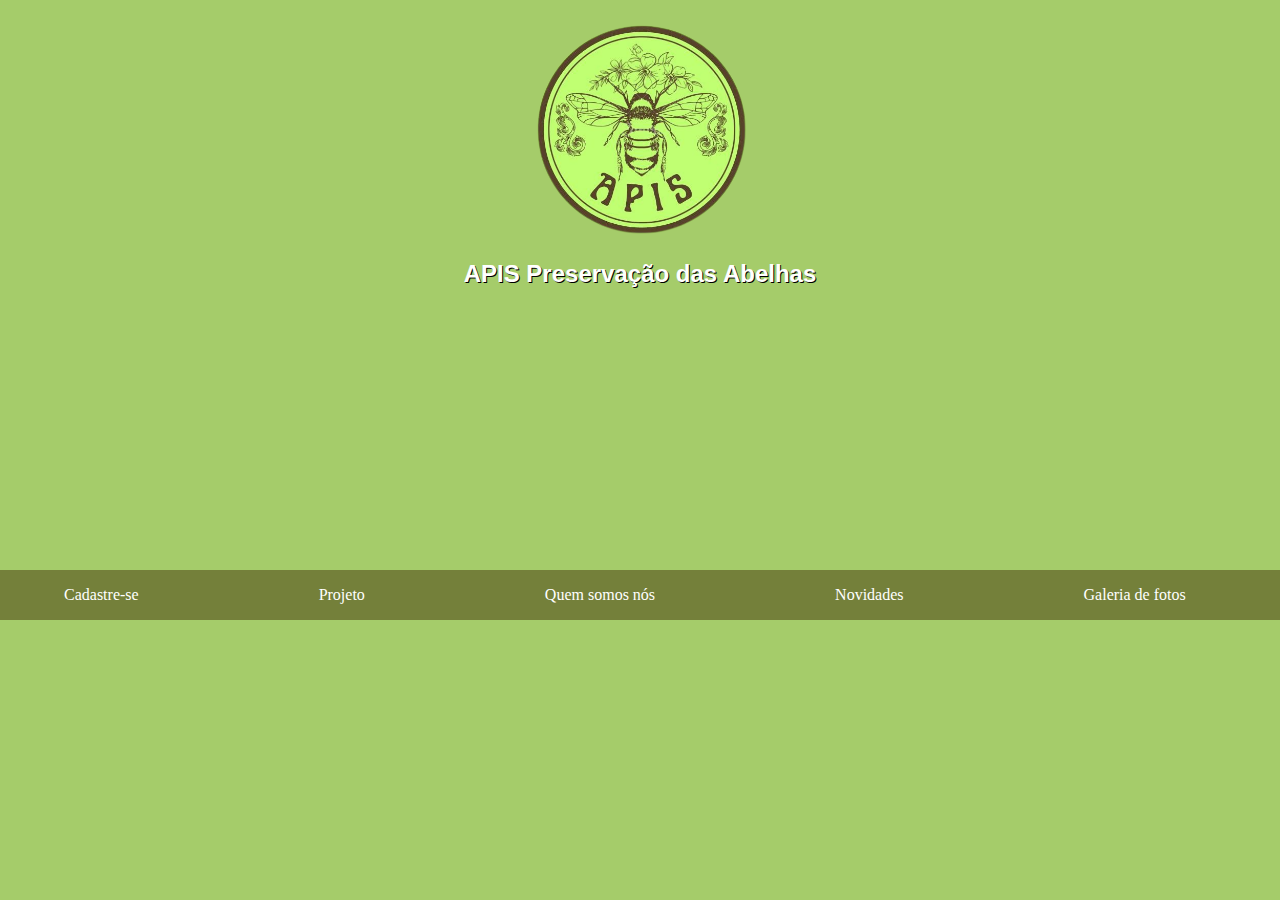
<file: index.html>
<!DOCTYPE html>
<html lang="en">
<head>
    <meta charset="UTF-8">
    <meta name="viewport" content="width=device-width, initial-scale=1.0">
    <title>Apis Sustentabilidade</title>
    <link rel="stylesheet" href="style.css">
    <link rel="icon" href="logo.png">
</head>
<body>
      
    <main>
     <img src="logo.png">
     <h2 class="title">APIS Preservação das Abelhas</h2>
     </main>
     <div class="footer">
        <footer>
            <a class="cadastro" href="index2.html">Cadastre-se</a>
            <a href="index3.html">Projeto</a>
            <a href="index4.html">Quem somos nós</a>
            <a href="index5.html">Novidades</a>
            <a href="index6.html">Galeria de fotos</a>
        </footer>
     </div>
    
</body>
</html>
</file>
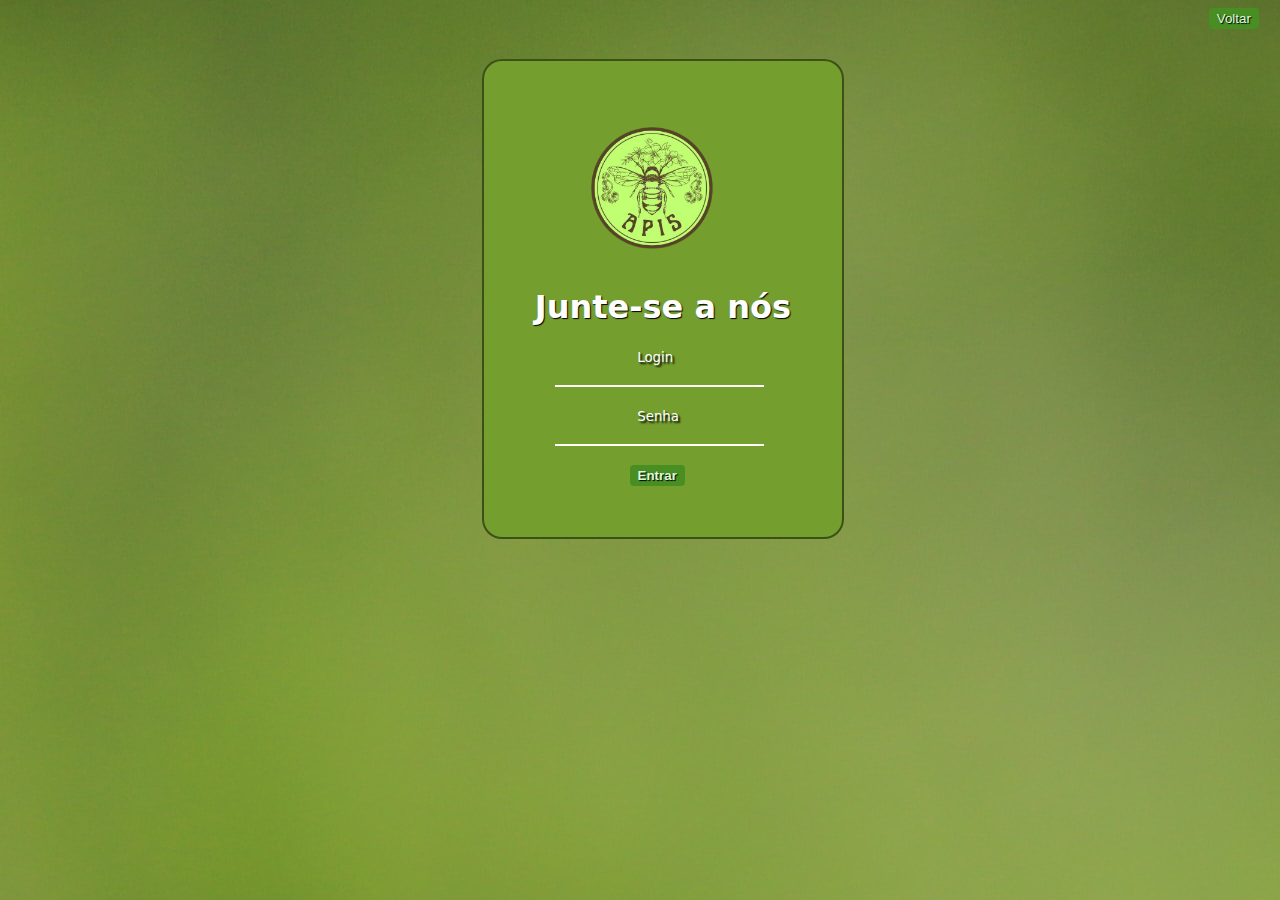
<file: index2.html>
<!DOCTYPE html>
<html lang="en">
<head>
    <meta charset="UTF-8">
    <meta name="viewport" content="width=device-width, initial-scale=1.0">
    <title>Cadastre-se</title>
    <link rel="stylesheet" href="style2.css">
    <link rel="icon" href="logo.png">
</head>
<body>
    <div class="tela_de_login">
        <img class="logo" src="logo.png">
    <h1 class="titulo">Junte-se a nós</h1>
    <form>
    <label for="login">Login</label>
    <input type="text" name="login">
    <br><br>
    <label for="login">Senha</label>
    <input type="password" name="senha">
    <br><br>
    <button class="entrar" type="submit" name="logar"><strong>Entrar</button>
        </form>
    </div>
    <hiden img src="MicrosoftTeams-image.png" class="fundo">
   
            <button class="button" onclick="history.back(-1)">Voltar</button>
    
    

    
</body>
</html>
</file>
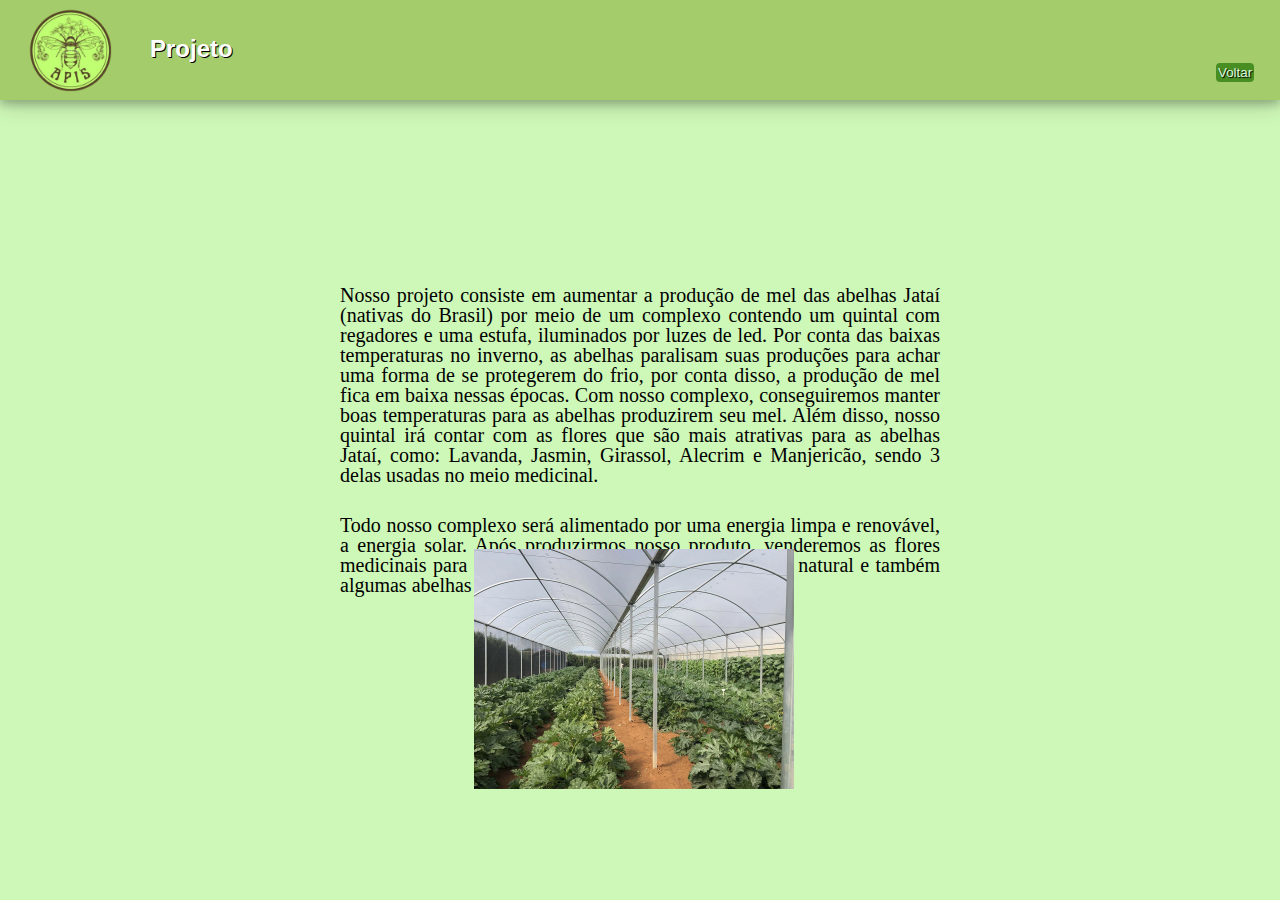
<file: index3.html>
<!DOCTYPE html>
<html lang="en">
<head>
    <meta charset="UTF-8">
    <meta name="viewport" content="width=device-width, initial-scale=1.0">
    <title>Projeto</title>
    <link rel="stylesheet" href="style3.css">
    <link rel="logo" href="logo.png">
</head>
<body>
    <header>
        <div class="logo">
        <img src="logo.png" alt="logo">
        </div>
        <div class="title">
            <h2>Projeto</h2>
        </div>
        <div class="box">
            <div class="Texto">
                 <p>
                    Nosso projeto consiste em aumentar a produção de mel das abelhas Jataí (nativas do Brasil) por meio de
                    um complexo contendo um quintal com regadores e uma estufa, iluminados por luzes de led.
                    Por conta das baixas temperaturas no inverno, as abelhas paralisam suas produções para achar uma
                    forma de se protegerem do frio, por conta disso, a produção de mel fica em baixa nessas épocas.
                    Com nosso complexo, conseguiremos manter boas temperaturas para as abelhas produzirem seu mel.
                    Além disso, nosso quintal irá contar com as flores que são mais atrativas para as abelhas Jataí, como:
                    Lavanda, Jasmin, Girassol, Alecrim e Manjericão, sendo 3 delas usadas no meio medicinal.
                </p>

                 <p>
                    Todo nosso complexo será alimentado por uma energia limpa e renovável, a energia solar.
                    Após produzirmos nosso produto, venderemos as flores medicinais para esses fins, venderemos o mel de forma
                    natural e também algumas abelhas para pequenos apicultores.  
                </p>

                 <p class="subtitle"><strong>Exemplo de uma estufa:</strong></p>
            </div>
           </div> 
                
           <img class="estufa" src="estufa.jpeg" alt="estufa">
        <div class="button">
            <button onclick="history.back(-1)">Voltar</button>
        </div>

    </header>
</body>
</html>
</file>
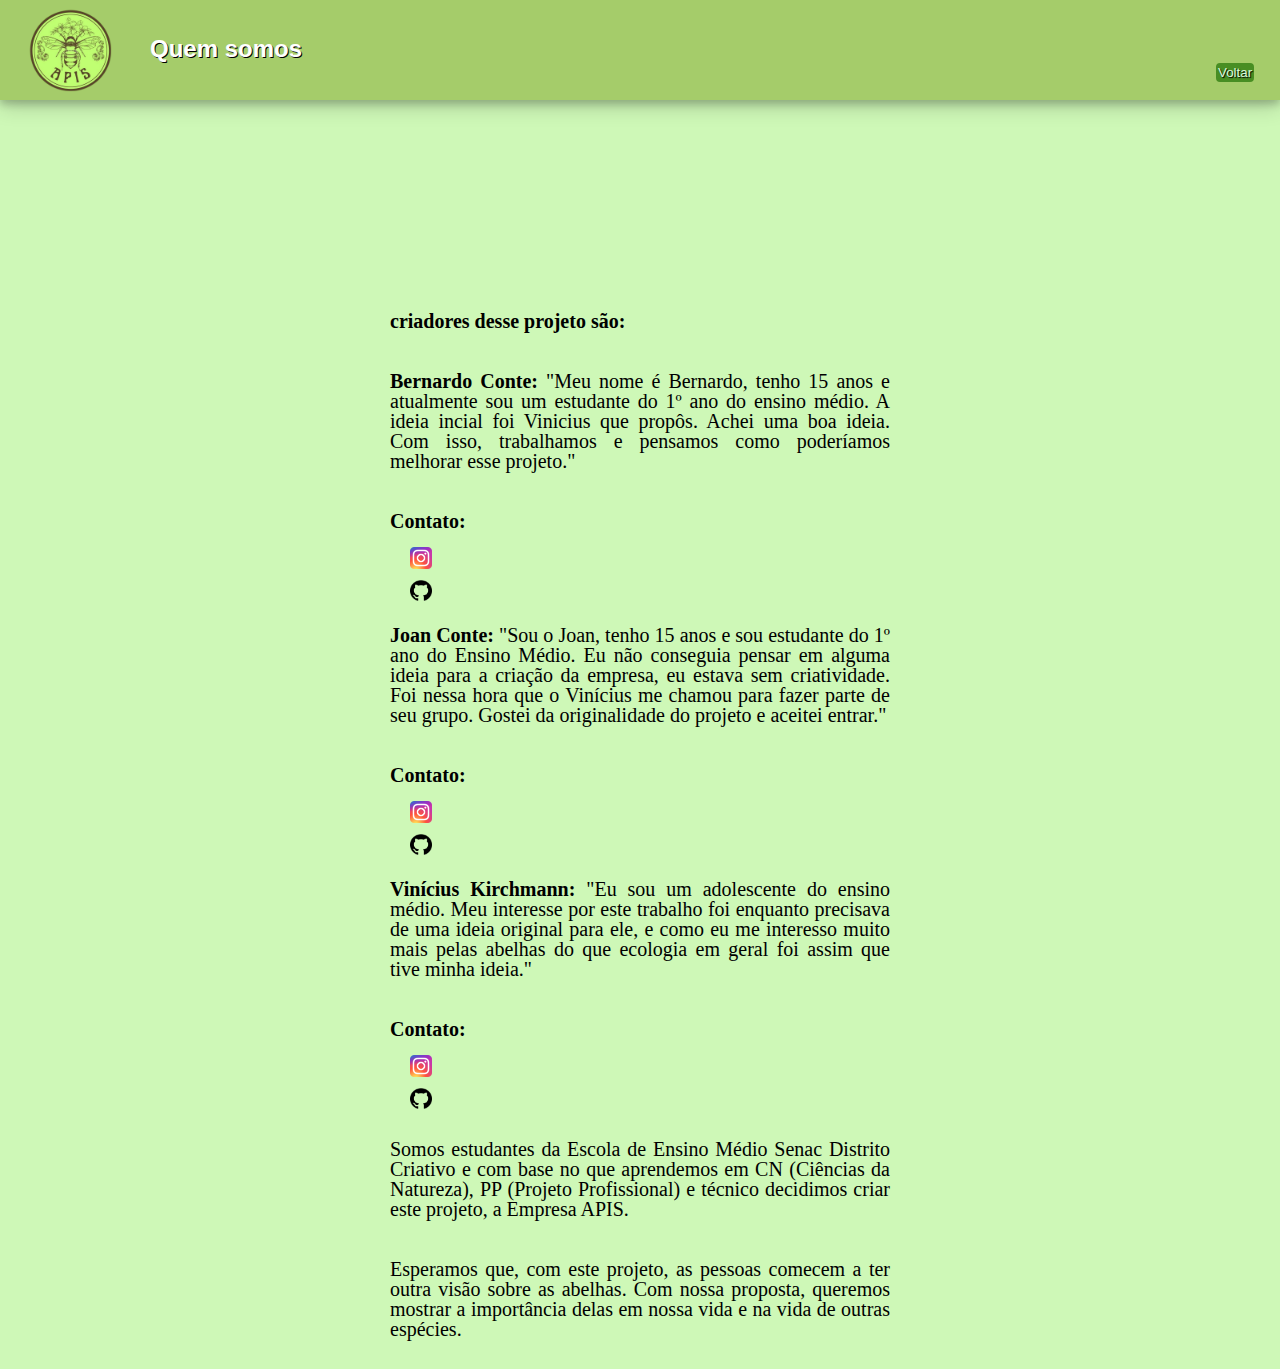
<file: index4.html>
<!DOCTYPE html>
<html lang="Pt-Br">
<head>
    <meta charset="UTF-8">
    <meta name="viewport" content="width=device-width, initial-scale=1.0">
    <title>Sobre Nós</title>
    <link rel="stylesheet" href="style4.css">
</head>
<body>
    <header>
        <div class="logo">
        <img src="logo.png" alt="logo">
        </div>
        <div class="title">
            <h2>Quem somos</h2>
        </div>
        <div class="button">
            <button onclick="history.back(-1)">Voltar</button>
        </div>

    </header>
    <main>
        
        <br><br>
        <div class="box">
        <div class="TextoV">

            <p> <strong> criadores desse projeto são: </strong> </p> 
                <p><strong>Bernardo Conte:</strong> "Meu nome é Bernardo, tenho 15 anos e atualmente sou um estudante do 1º ano do ensino médio. A ideia incial foi Vinicius que propôs. Achei uma boa ideia. Com isso,
                 trabalhamos e pensamos como poderíamos melhorar esse projeto." </p> 

                <strong>   <p>Contato:</p> </strong>
                 <a href="https://www.instagram.com/bernardoncnc/">  
                    <img class="insta" src="instagram-icone.png" alt="instagram">
                      </a>
      
                  
                    <a href="https://github.com/bernardonc07">
                      <img class="github" src="github-logo.png" alt="github">
                      </a>

            <br><br><br>
                <p> <strong> Joan Conte: </strong> "Sou o Joan, tenho 15 anos e sou estudante do 1º ano do Ensino Médio. Eu não conseguia 
                pensar em alguma ideia para a criação da empresa, eu estava sem criatividade. Foi nessa hora que o Vinícius me chamou
                para fazer parte de seu grupo. Gostei da originalidade do projeto e aceitei entrar." </p>

            <strong> <p>Contato:</p> </strong>
                <a href=" https://www.instagram.com/joan_conte09/">  
                    <img class="insta" src="instagram-icone.png" alt="instagram">
                      </a>
      
                 
                    <a href="https://github.com/joannc07">
                      <img class="github" src="github-logo.png" alt="github">
                      </a>
                      
            <br><br><br>
                <p> <strong> Vinícius Kirchmann: </strong> "Eu sou um adolescente do ensino médio. Meu interesse por este trabalho foi enquanto precisava de uma ideia original para ele, e como eu 
                me interesso muito mais pelas abelhas do que ecologia em geral foi assim que tive minha ideia." </p>
            
               <strong> <p>Contato:</p> </strong>

              <a href=" https://www.instagram.com/vinicius_jeffmam/">  
              <img class="insta" src="instagram-icone.png" alt="instagram">
                </a>

            
              <a href="https://github.com/VinnyOnline ">
                <img class="github" src="github-logo.png" alt="github">
                </a>
              
            
                
            
            
            <p class="text2">Somos estudantes da Escola de Ensino Médio Senac Distrito Criativo e com base no que aprendemos em CN (Ciências da Natureza), 
               PP (Projeto Profissional) e técnico decidimos criar este projeto, a Empresa APIS.
            </p> 

            <p>
                Esperamos que, com este projeto, as pessoas comecem a ter outra visão sobre as abelhas. Com nossa proposta, queremos mostrar a importância 
                delas em nossa vida e na vida de outras espécies.
            </p>
        </div>
       </div> 

        
        <div class="TextoJ">
            <p>

            </p>
        </div>

        
        <div class="TextoB">
            <p>

            </p>
        </div>
    
    </main>
    
    
</body>
</html>
</file>
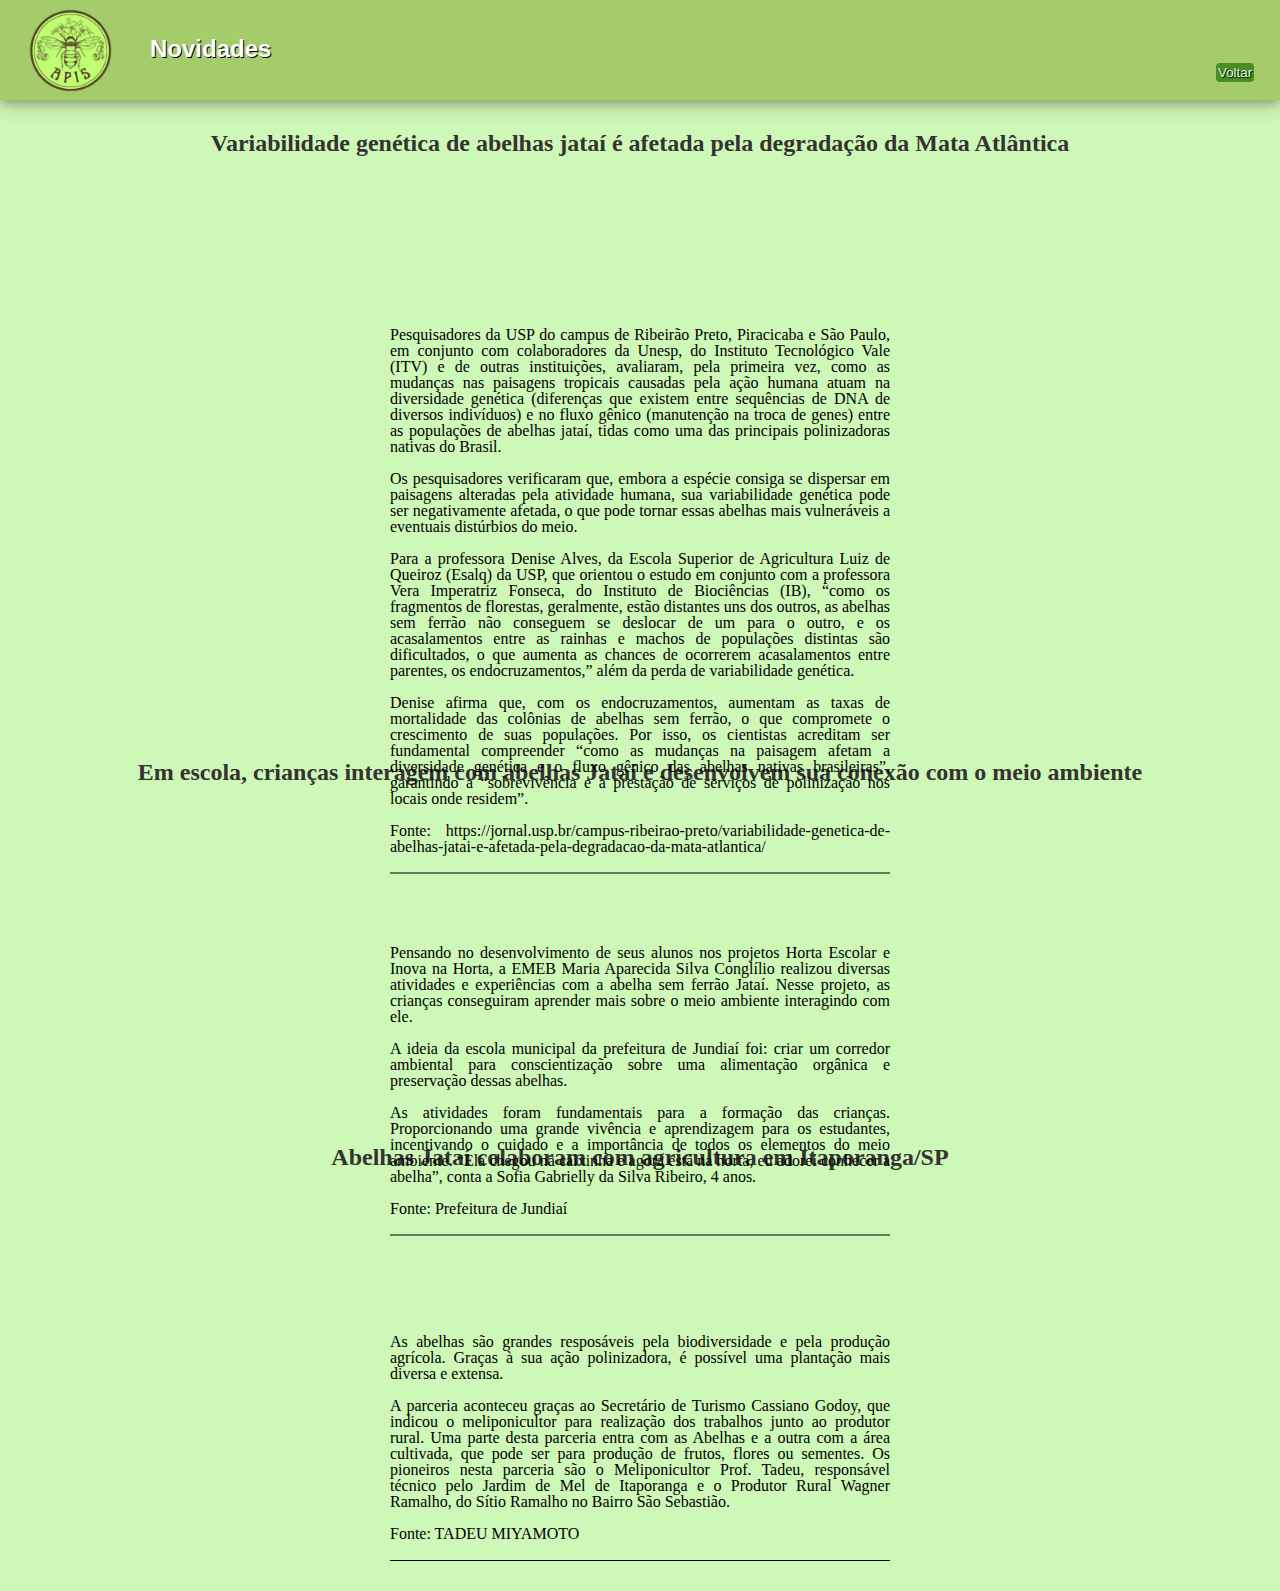
<file: index5.html>
<!DOCTYPE html>
<html lang="en">
<head>
    <meta charset="UTF-8">
    <meta name="viewport" content="width=device-width, initial-scale=1.0">
    <title>Novidades</title>
    <link rel="stylesheet" href="style5.css">
    <link rel="logo" href="logo.png">
</head>
<body>
    <header>
        <div class="logo">
        <img src="logo.png" alt="logo">
        </div>
        <div class="title">
            <h2>Novidades</h2>
        </div>
        <div class="button">
            <button onclick="history.back(-1)">Voltar</button>
        </div>

    </header>
    <main>
<div class="novidade1"><h2><b>Variabilidade genética de abelhas jataí é afetada pela degradação da Mata Atlântica</b></h2>
</div>
    <div class="texto1">
        <div class="box">
            <p>Pesquisadores da USP do campus de Ribeirão Preto, Piracicaba e São Paulo, em conjunto com colaboradores da Unesp, do Instituto Tecnológico Vale (ITV) e de outras instituições, avaliaram, pela primeira vez, como as mudanças nas paisagens tropicais causadas pela ação humana atuam na 
                diversidade genética (diferenças que existem entre sequências de DNA de diversos indivíduos) 
                e no fluxo gênico (manutenção na troca de genes) 
                entre as populações de abelhas jataí, tidas como uma das principais polinizadoras nativas do Brasil. <br> <br>
                Os pesquisadores verificaram que, embora a espécie consiga se dispersar em paisagens alteradas pela atividade humana, 
                sua variabilidade genética pode ser negativamente afetada, o que pode tornar essas abelhas mais vulneráveis
                 a eventuais distúrbios do meio.<br><br>
                Para a professora Denise Alves, da Escola Superior de Agricultura Luiz de Queiroz (Esalq) da USP,
                que orientou o estudo em conjunto com a professora Vera Imperatriz Fonseca, 
                do Instituto de Biociências (IB), “como os fragmentos de florestas, geralmente, 
                estão distantes uns dos outros, as abelhas sem ferrão não conseguem se deslocar de um 
                para o outro, e os acasalamentos entre as rainhas e machos de populações distintas são dificultados, 
                 o que aumenta as chances de ocorrerem acasalamentos entre parentes, 
                 os endocruzamentos,” além da perda de variabilidade genética.<br><br>
                 Denise afirma que, com os endocruzamentos, aumentam as taxas de mortalidade das colônias de 
                 abelhas sem ferrão, o que compromete o crescimento de suas populações. Por isso, 
                 os cientistas acreditam ser fundamental compreender “como as mudanças na paisagem 
                 afetam a diversidade genética e o fluxo gênico das abelhas nativas brasileiras”, 
                 garantindo a “sobrevivência e a prestação de serviços de polinização nos locais onde residem”.<br>
                 <br>
                 Fonte: https://jornal.usp.br/campus-ribeirao-preto/variabilidade-genetica-de-abelhas-jatai-e-afetada-pela-degradacao-da-mata-atlantica/
            </p><br>
           <hr>
        </div>
    </div>  

    <div class="novidade2"><h2>Em escola, crianças interagem com abelhas Jataí e desenvolvem sua conexão com o meio ambiente</h2></div>
        <div class="box">
        <p class="texto2">
            Pensando no desenvolvimento de seus alunos nos projetos Horta Escolar e Inova na Horta, a EMEB Maria Aparecida Silva Conglílio realizou diversas atividades e experiências com a abelha sem ferrão Jataí. 
            Nesse projeto, as crianças conseguiram aprender mais sobre o meio ambiente interagindo com ele. <br><br>
            A ideia da escola municipal da prefeitura de Jundiaí foi: 
            criar um corredor ambiental para conscientização sobre uma alimentação orgânica e preservação dessas abelhas.<br><br>
            As atividades foram fundamentais para a formação das crianças. Proporcionando uma grande vivência e aprendizagem para os estudantes, incentivando o cuidado e a importância de todos os elementos do meio ambiente.
            “Ela chegou na caixinha e agora está na horta, eu adorei conhecer a abelha”, 
            conta a Sofia Gabrielly da Silva Ribeiro, 4 anos. <br><br>
            Fonte: Prefeitura de Jundiaí
        </p><br>
    <hr>
    </div>

    <div class="novidade3"><h2>Abelhas Jataí colaboram com agricultura em Itaporanga/SP</h2></div>
    <div class="box">
        <p class="texto3">
            As abelhas são grandes resposáveis pela biodiversidade e pela produção agrícola. 
            Graças à sua ação polinizadora, é possível uma plantação mais diversa e extensa.<br><br>
            A parceria aconteceu graças ao Secretário de Turismo Cassiano Godoy, que indicou o meliponicultor para realização dos trabalhos junto ao produtor rural.
            Uma parte desta parceria entra com as Abelhas e a outra com a área cultivada, que pode ser para produção de frutos, flores ou sementes.
            Os pioneiros nesta parceria são o Meliponicultor Prof. Tadeu, responsável técnico pelo Jardim de Mel de Itaporanga 
            e o Produtor Rural Wagner Ramalho, do Sítio Ramalho no Bairro São Sebastião.<br><br>
            Fonte: TADEU MIYAMOTO
        </p><br>
       <hr> 
    </div>
    
    
    </main>
</body>
</html>
</file>
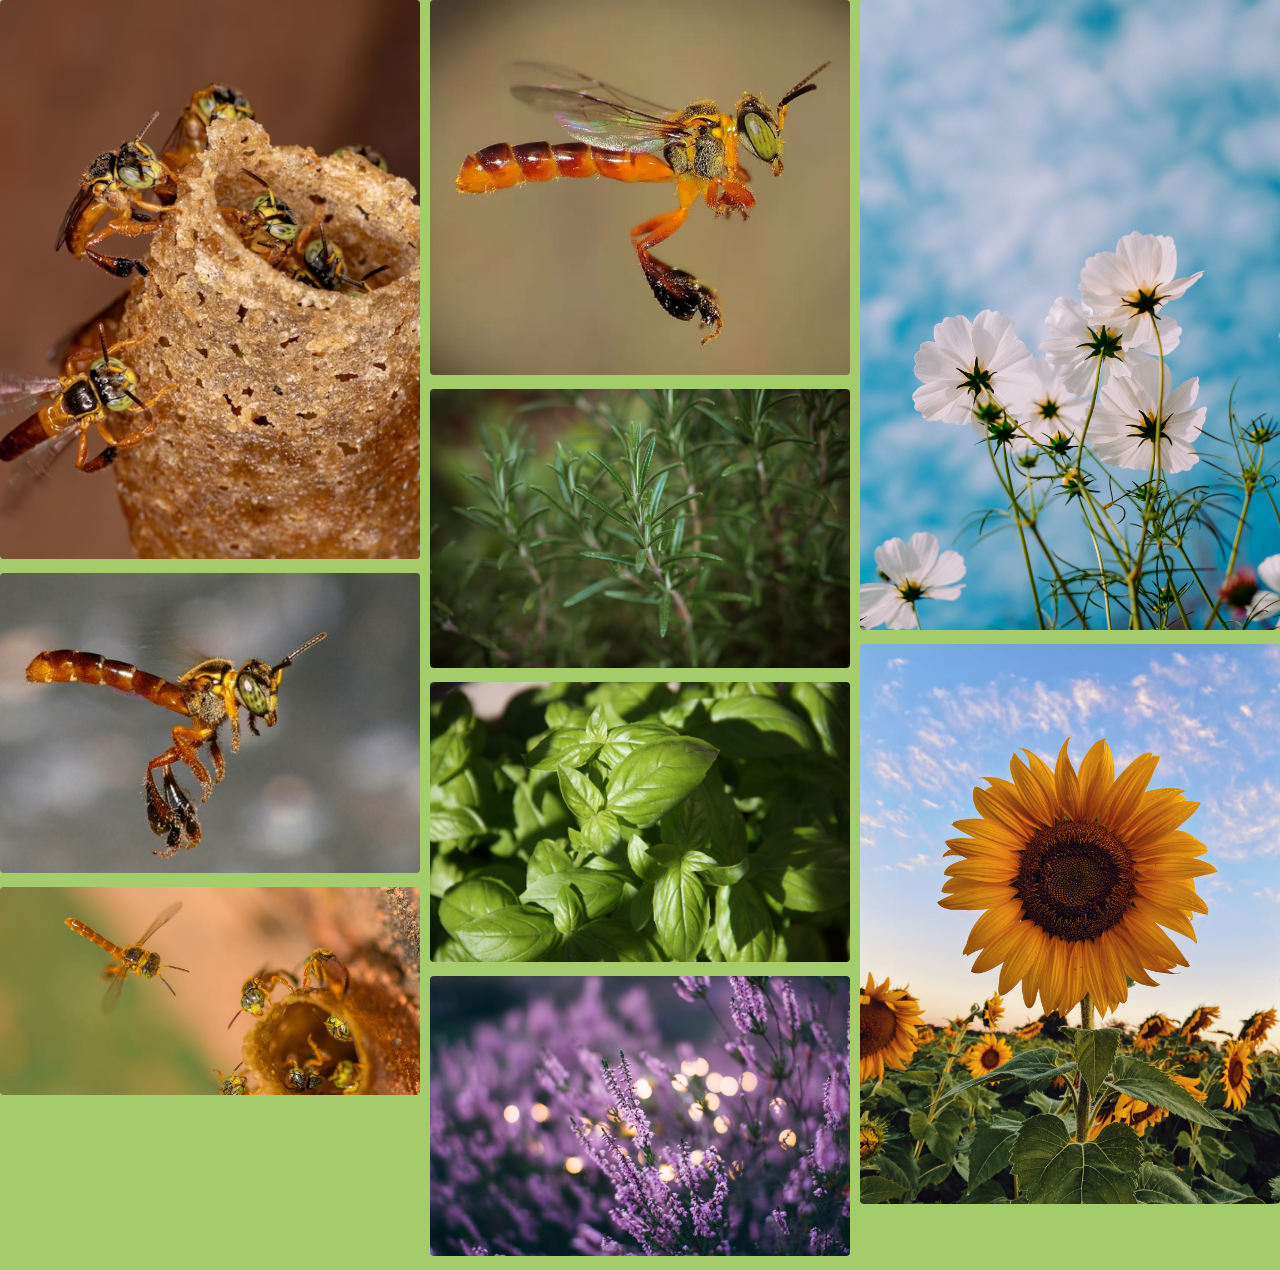
<file: index6.html>
<!DOCTYPE html>
<html lang="en">
<head>
    <meta charset="UTF-8">
    <meta name="viewport" content="width=device-width, initial-scale=1.0">
    <title>Galeria</title>
    <link rel="stylesheet" href="style6.css">
    <link rel="logo" href="logo.png">
</head>
<body>
    <div class="galeria">
        <img src="img5.jpeg" alt="">
        <img src="img4.jpg" alt="">
        <img src="img3.jpg">
        <img src="img1.jpeg" alt="">
        <img src="alecrim.jpg" alt="">
        <img src="manjericão.jpg" alt="">
        <img src="lavanda.jpg" alt="">
        <img src="jasmin.jpg" alt="">
        <img src="girassol.jpg" alt="">
    </div>
    
    
</body>
</html>
</file>
<file: style.css>
*{
    padding: 0;
    border: 0;
    margin: 0;
}

body{
    background-color: #a5cc6a;
}

img{
    width: 20%;
    margin-left: 40%;

}

h2{
    font-family: 'Trebuchet MS', 'Lucida Sans Unicode', 'Lucida Grande', 'Lucida Sans', Arial, sans-serif;
    color: white;
    text-align: center;
}

footer{
    margin-top: 22%;
    align-items: center;
    display: flex;
    height: 50px;
    width: 90%;
    background-color: #74803a;
    padding: 0 5%;
    gap: 180px;
}


a{
    text-decoration: none;
    color: white;
}


a:hover{
    transition: all 0.3s;
    color: #cccccc;    
}

.title{
    text-shadow: black 1px 1px;
}
</file>
<file: style2.css>
body{
    font-family:system-ui, -apple-system, BlinkMacSystemFont, 'Segoe UI', Roboto, Oxygen, Ubuntu, Cantarell, 'Open Sans', 'Helvetica Neue', sans-serif;
    background-image: url(fundo-login.jpg);
    
    
}

.fundo{
    height: 150px;
}

.tela_de_login{
    background-color: #749e2e; 
    position: absolute;
    margin-left: 37%;
    margin-top: 4%;
    padding: 4%;
    border-radius: 20px;
    border: solid rgba(2, 2, 2, 0.491) 2px;
}

.titulo{
    color: white;
    text-shadow: 1px 1px 1px rgb(2, 2, 2);
    
}

input{
    border: 0;
    margin-left: 8%;
    width: 80%;
    background-color: #749e2e;
    border-bottom: 2px solid rgb(255, 249, 248);
    outline: 0;
}



input:hover{
    border-bottom: #488e23 2px solid;
    transition: all 0.3s;
}

.entrar{
    border-radius: 4px;
    background-color: #488e23;
    margin-left: 37%;
    color: rgb(218, 250, 220);
    border: solid 2px #488e23;
    text-shadow: 1px 1px 1px rgb(0, 0, 0);
}

.entrar:hover{
   background-color: rgb(255, 255, 255);
   transition: all 0.3s;
   color: #91bc79;
   box-shadow: inset 0 0 0 3px rgb(0, 0, 0, 0);
}


.logo{
    width: 150px;
    margin-left: 16%;
}

label{
    color: rgb(255, 255, 255);
    margin-left: 40%;
    text-shadow: 2px 2px 2px rgb(0, 0, 0);
    font-size: smaller;
}

button{
    border-radius: 4px;
    background-color: #488e23;
    margin-left: 95%;
    color: rgb(218, 250, 220);
    border: solid 2px #488e23;
    text-shadow: 1px 1px 1px rgb(0, 0, 0);
    
}

button:hover{
    background-color: rgb(255, 255, 255);
    transition: all 0.3s;
    color: #91bc79;
    box-shadow: inset 0 0 0 3px rgb(0, 0, 0, 0);
 }
</file>
<file: style3.css>
*{
    margin: 0;
    padding: 0;
    border: 0;
}

body{
    background-color: #cef8b7;
}

header{
    height: 100px;
    background-color: #a5cc6a;
    box-shadow: 0 4px 8px 0 rgba(0, 0, 0, 0.2), 0 6px 20px 0 rgba(0, 0, 0, 0.19);
    
}

img{
    width: 100px;
    float: left;
    position: absolute;
    margin-left: 20px;
}

.title{
    margin-left: 150px;
    padding-top: 35px;
    font-family: 'Lucida Sans', 'Lucida Sans Regular', 'Lucida Grande', 'Lucida Sans Unicode', Geneva, Verdana, sans-serif;
    color: white;
    text-shadow: black 1px 1px; 
}

button{
    border-radius: 4px;
    background-color: #488e23;
    margin-left: 95%;
    color: rgb(218, 250, 220);
    border: solid 2px #488e23;
    text-shadow: 1px 1px 1px rgb(0, 0, 0);
    
}

button:hover{
    background-color: rgb(255, 255, 255);
    transition: all 0.3s;
    color: #91bc79;
    box-shadow: inset 0 0 0 3px rgb(0, 0, 0, 0);
}

 p{
    margin-top: 30px;
    line-height: 1;
    text-align: justify;
    font-size: 20px;
    
}

.box{
    margin-bottom: 100px;
    position: absolute;
    left: 50%;
    top: 50%;
    transform: translate(-50%, -50%);
    padding: 30px 20px;

}

.subtitle{
    text-align: center;
}

.estufa{
    width: 25%;
    margin-top: 38%;
    margin-left: 37%;
    padding-bottom: 2%;
    
}
</file>
<file: style4.css>
*{
    margin: 0;
    padding: 0;
    border: 0;
}

body{
    background-color: #cef8b7;
}

header{
    height: 100px;
    background-color: #a5cc6a;
    box-shadow: 0 4px 8px 0 rgba(0, 0, 0, 0.2), 0 6px 20px 0 rgba(0, 0, 0, 0.19);
    
}

img{
    width: 100px;
    float: left;
    position: absolute;
    margin-left: 20px;
}

.title{
    margin-left: 150px;
    padding-top: 35px;
    font-family: 'Lucida Sans', 'Lucida Sans Regular', 'Lucida Grande', 'Lucida Sans Unicode', Geneva, Verdana, sans-serif;
    color: white;
    text-shadow: black 1px 1px;
}

button{
    border-radius: 4px;
    background-color: #488e23;
    margin-left: 95%;
    color: rgb(218, 250, 220);
    border: solid 2px #488e23;
    text-shadow: 1px 1px 1px rgb(0, 0, 0);
    
}

button:hover{
    background-color: rgb(255, 255, 255);
    transition: all 0.3s;
    color: #91bc79;
    box-shadow: inset 0 0 0 3px rgb(0, 0, 0, 0);
 }

p{
    margin-top: 40px;
    line-height: 1;
    text-align: justify;
    font-size: 20px;
    
}

.box{
    width: 500px;
    position: absolute;
    left: 50%;
    top: 50%;
    transform: translate(-50%, -50%);
    padding: 30px 20px;
}

.TextoV{
   margin-top: 150%;
}

.insta{
    width: 4%;
    margin-top: 3%;
}

.github{
    width: 4%;
    margin-top: 9%;
}

.text2{
    margin-top: 100px;
}
</file>
<file: style5.css>
*{
    margin: 0;
    padding: 0;
    border: 0;
}

body{
    background-color: #cef8b7;
}


header{
    height: 100px;
    background-color: #a5cc6a;
    box-shadow: 0 4px 8px 0 rgba(0, 0, 0, 0.2), 0 6px 20px 0 rgba(0, 0, 0, 0.19);
    
}

img{
    width: 100px;
    float: left;
    position: absolute;
    margin-left: 20px;
}

.title{
    margin-left: 150px;
    padding-top: 35px;
    font-family: 'Lucida Sans', 'Lucida Sans Regular', 'Lucida Grande', 'Lucida Sans Unicode', Geneva, Verdana, sans-serif;
    color: white;
    text-shadow: black 1px 1px;   
}

.novidade1{
    text-align: center;
    color: rgb(53, 50, 50);
    font-family: serif;
    margin-top: 30px;
}

p{
    line-height: 1;
    text-align: justify;
    margin-top: 300px;
    
}

.box{
    width: 500px;
    position: absolute;
    left: 50%;
    top: 50%;
    transform: translate(-50%, -50%);
    padding: 30px 20px;
    
}

.novidade2{
    text-align: center;
    color: rgb(53, 50, 50);
    font-family: serif;
    margin-top: 47%;
}

.texto2{

    line-height: 1;
    text-align: justify;
    margin-top: 256%;
  
}

.novidade3{
    text-align: center;
    color: rgb(53, 50, 50);
    font-family: serif;
    margin-top: 28%;
}

.texto3{
    line-height: 1;
    text-align: justify;
    margin-top: 399%;
  
}

button{
    border-radius: 4px;
    background-color: #488e23;
    margin-left: 95%;
    color: rgb(218, 250, 220);
    border: solid 2px #488e23;
    text-shadow: 1px 1px 1px rgb(0, 0, 0);
    
}

button:hover{
    background-color: rgb(255, 255, 255);
    transition: all 0.3s;
    color: #91bc79;
    box-shadow: inset 0 0 0 3px rgb(0, 0, 0, 0);
 }

 hr{
    border-top: 1px solid black;
 }
</file>
<file: style6.css>
*{
    margin: 0;
    padding: 0;
}

body{
    background-color:#a5cc6a;
}

img{
    width: 100%;
    border-radius: 4px;
    margin-bottom: 10px;
}

.galeria{
    column-count: 3;
    column-gap: 10px;

}
</file>
